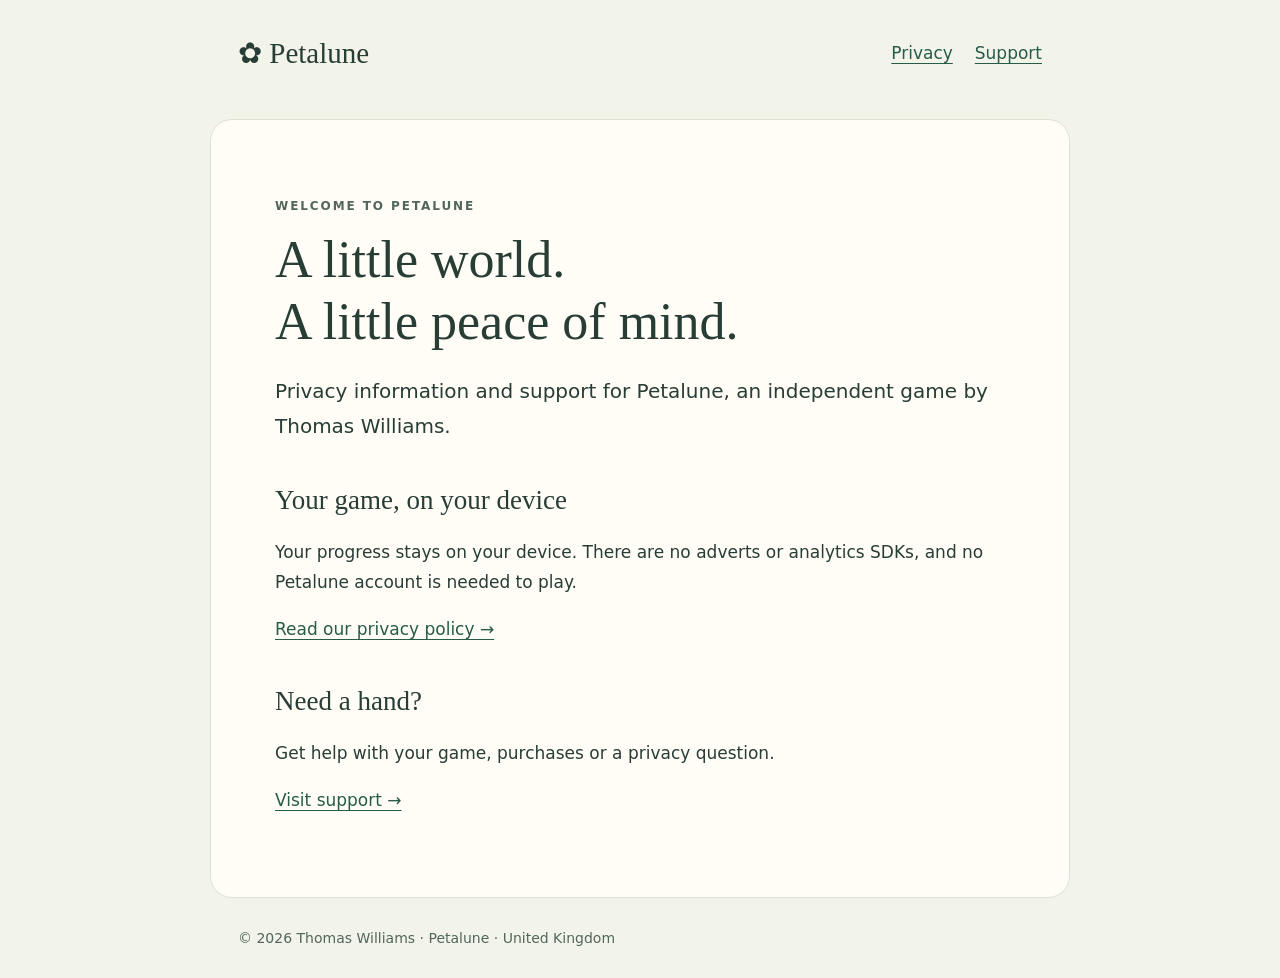
<file: index.html>
<!doctype html>
<html lang="en-GB"><head><meta charset="utf-8"><meta name="viewport" content="width=device-width,initial-scale=1"><meta name="description" content="Petalune — privacy & support. Official information from independent developer Thomas Williams."><meta name="referrer" content="no-referrer"><title>Privacy & support · Petalune</title><link rel="stylesheet" href="./styles.css"></head><body><a class="skip" href="#main">Skip to content</a><header><a class="brand" href="./">✿ Petalune</a><nav aria-label="Main navigation"><a href="./privacy/">Privacy</a><a href="./support/">Support</a></nav></header><main id="main"><p class="eyebrow">Welcome to Petalune</p><h1>A little world.<br>A little peace of mind.</h1><p class="intro">Privacy information and support for Petalune, an independent game by Thomas Williams.</p><h2>Your game, on your device</h2><p>Your progress stays on your device. There are no adverts or analytics SDKs, and no Petalune account is needed to play.</p><p><a href="privacy/">Read our privacy policy →</a></p><h2>Need a hand?</h2><p>Get help with your game, purchases or a privacy question.</p><p><a href="support/">Visit support →</a></p></main><footer>© 2026 Thomas Williams · Petalune · United Kingdom</footer></body></html>
</file>
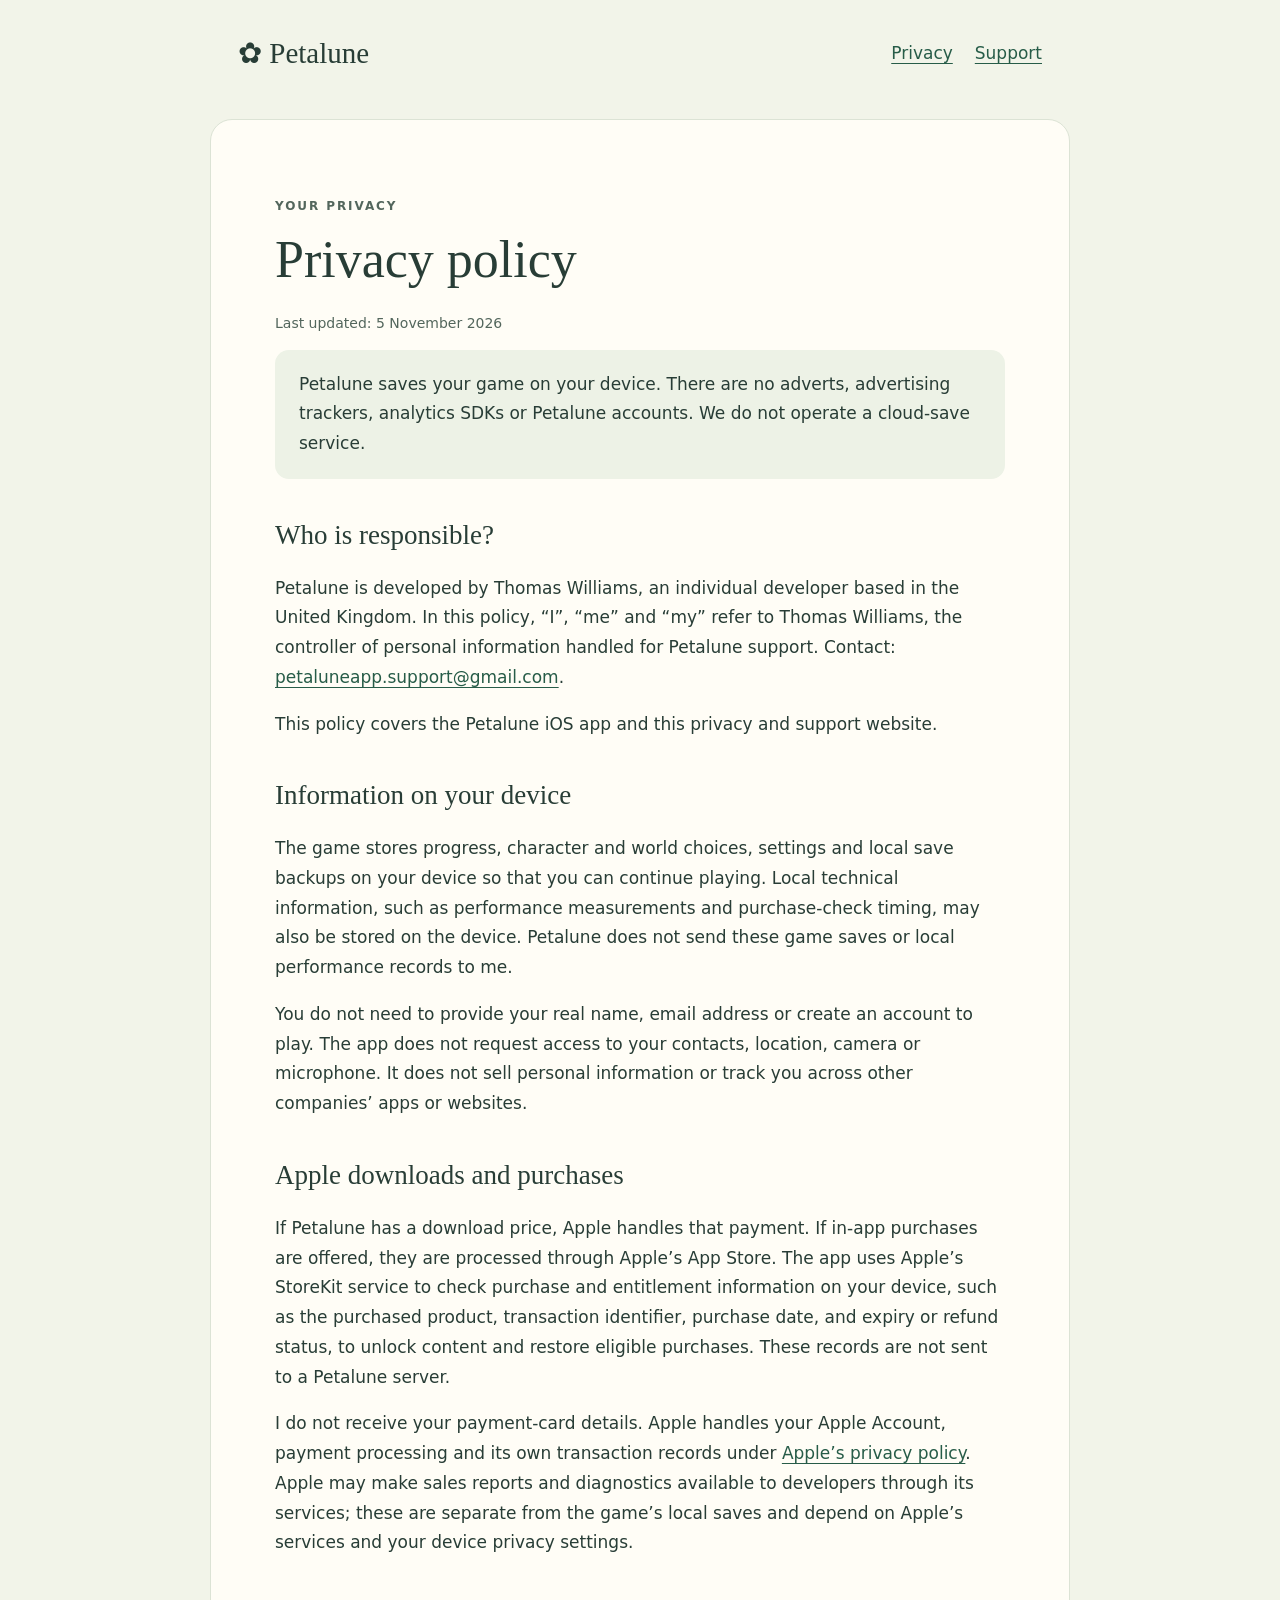
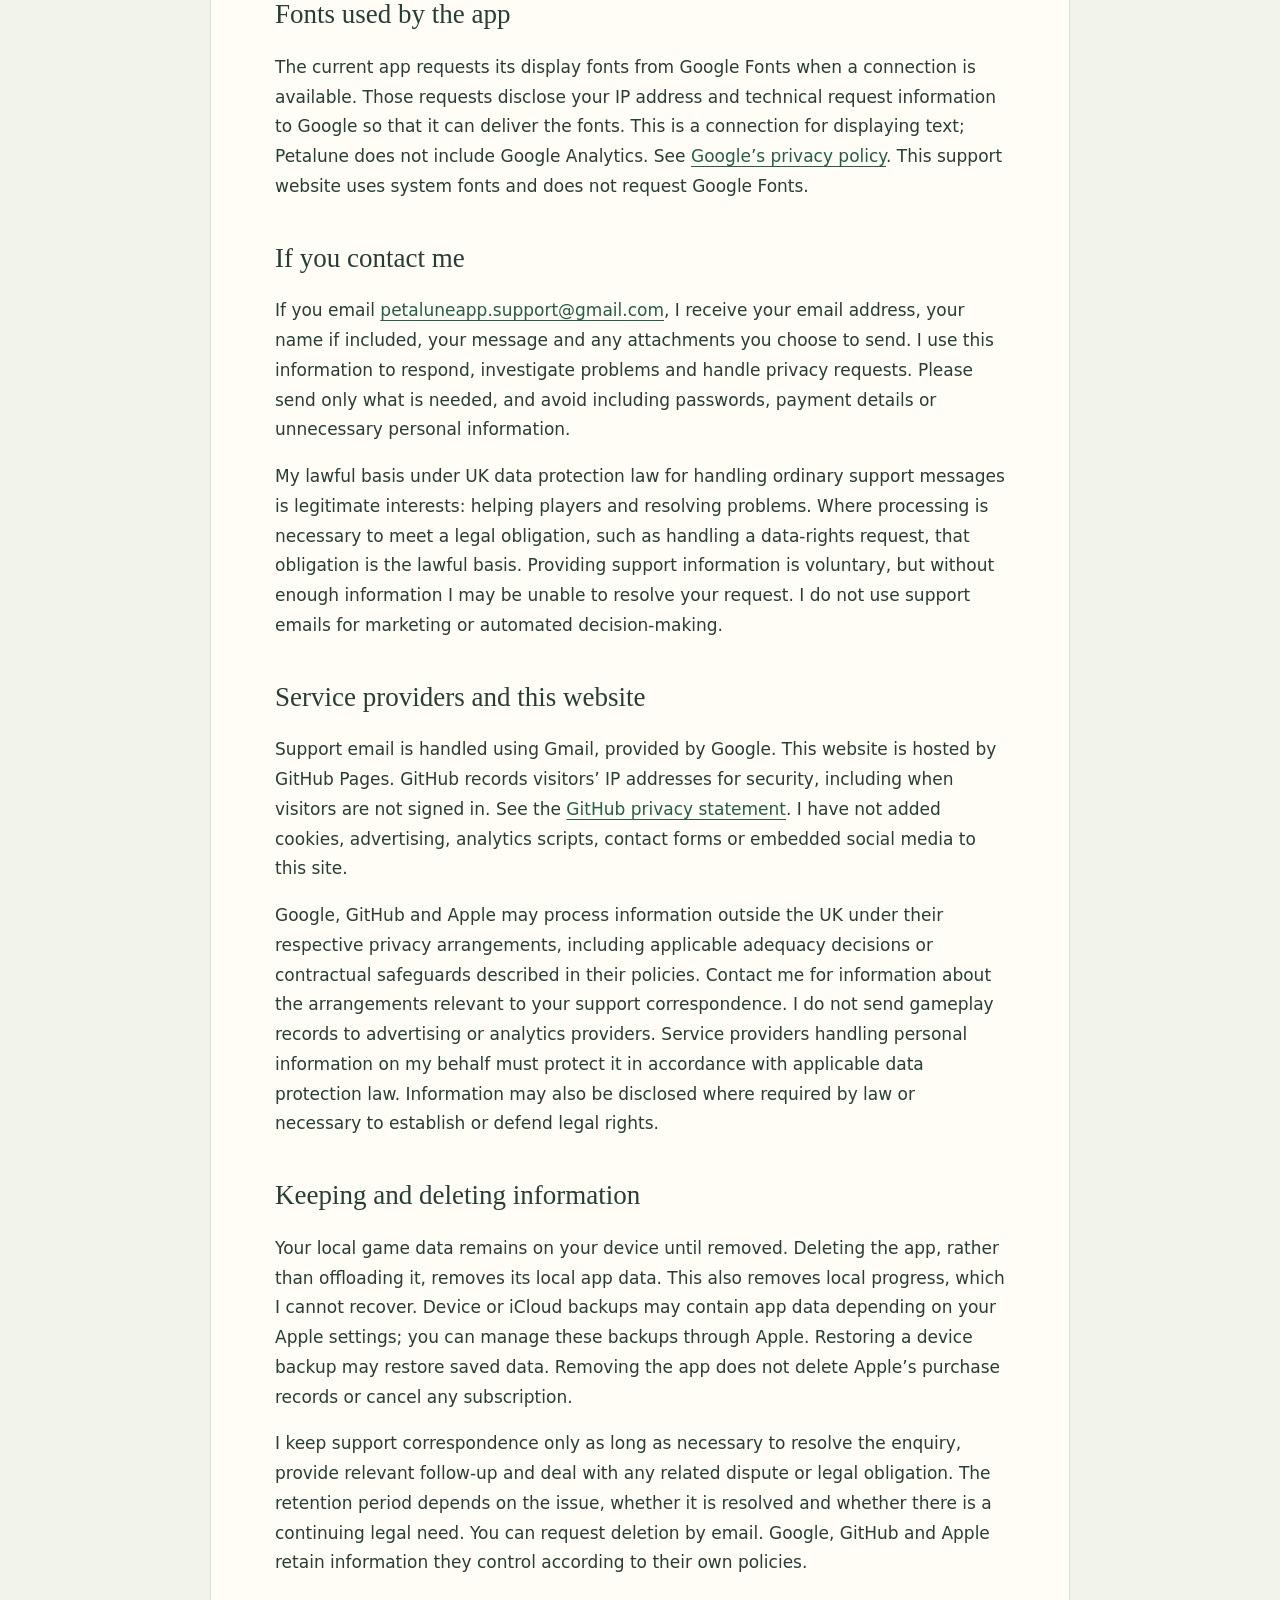
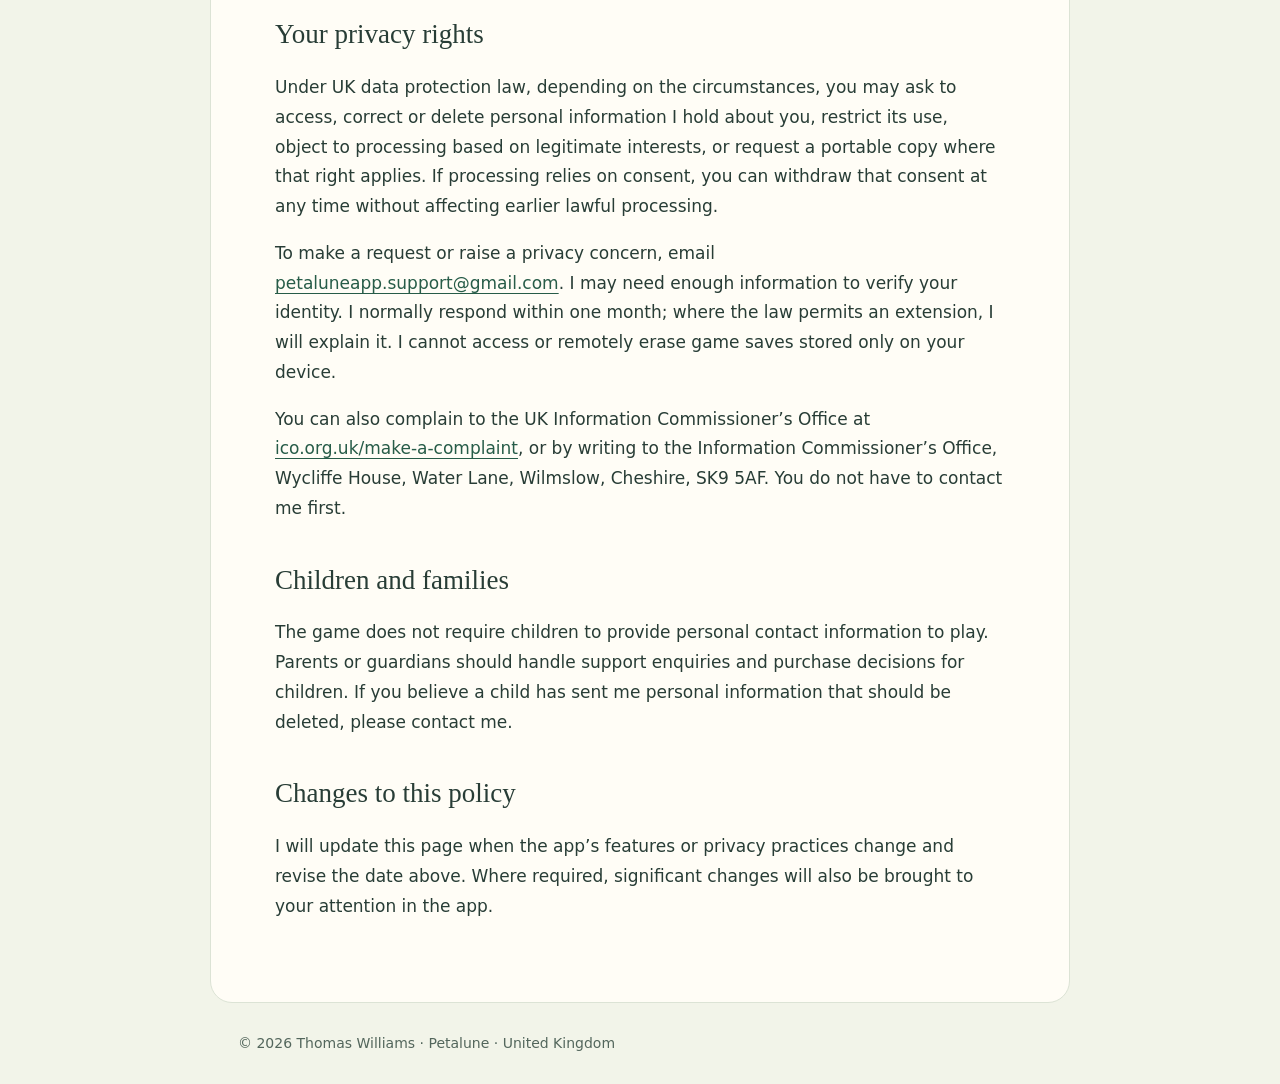
<file: privacy/index.html>
<!doctype html>
<html lang="en-GB"><head><meta charset="utf-8"><meta name="viewport" content="width=device-width,initial-scale=1"><meta name="description" content="Petalune — privacy policy. Official information from independent developer Thomas Williams."><meta name="referrer" content="no-referrer"><title>Privacy policy · Petalune</title><link rel="stylesheet" href="../styles.css"></head><body><a class="skip" href="#main">Skip to content</a><header><a class="brand" href="../">✿ Petalune</a><nav aria-label="Main navigation"><a href="../privacy/">Privacy</a><a href="../support/">Support</a></nav></header><main id="main"><p class="eyebrow">Your privacy</p><h1>Privacy policy</h1><p class="meta">Last updated: 5 November 2026</p>
<div class="summary">Petalune saves your game on your device. There are no adverts, advertising trackers, analytics SDKs or Petalune accounts. We do not operate a cloud-save service.</div>
<h2>Who is responsible?</h2><p>Petalune is developed by Thomas Williams, an individual developer based in the United Kingdom. In this policy, “I”, “me” and “my” refer to Thomas Williams, the controller of personal information handled for Petalune support. Contact: <a href="mailto:petaluneapp.support@gmail.com">petaluneapp.support@gmail.com</a>.</p><p>This policy covers the Petalune iOS app and this privacy and support website.</p>
<h2>Information on your device</h2><p>The game stores progress, character and world choices, settings and local save backups on your device so that you can continue playing. Local technical information, such as performance measurements and purchase-check timing, may also be stored on the device. Petalune does not send these game saves or local performance records to me.</p><p>You do not need to provide your real name, email address or create an account to play. The app does not request access to your contacts, location, camera or microphone. It does not sell personal information or track you across other companies’ apps or websites.</p>
<h2>Apple downloads and purchases</h2><p>If Petalune has a download price, Apple handles that payment. If in-app purchases are offered, they are processed through Apple’s App Store. The app uses Apple’s StoreKit service to check purchase and entitlement information on your device, such as the purchased product, transaction identifier, purchase date, and expiry or refund status, to unlock content and restore eligible purchases. These records are not sent to a Petalune server.</p><p>I do not receive your payment-card details. Apple handles your Apple Account, payment processing and its own transaction records under <a href="https://www.apple.com/legal/privacy/">Apple’s privacy policy</a>. Apple may make sales reports and diagnostics available to developers through its services; these are separate from the game’s local saves and depend on Apple’s services and your device privacy settings.</p>
<h2>Fonts used by the app</h2><p>The current app requests its display fonts from Google Fonts when a connection is available. Those requests disclose your IP address and technical request information to Google so that it can deliver the fonts. This is a connection for displaying text; Petalune does not include Google Analytics. See <a href="https://policies.google.com/privacy">Google’s privacy policy</a>. This support website uses system fonts and does not request Google Fonts.</p>
<h2>If you contact me</h2><p>If you email <a href="mailto:petaluneapp.support@gmail.com">petaluneapp.support@gmail.com</a>, I receive your email address, your name if included, your message and any attachments you choose to send. I use this information to respond, investigate problems and handle privacy requests. Please send only what is needed, and avoid including passwords, payment details or unnecessary personal information.</p><p>My lawful basis under UK data protection law for handling ordinary support messages is legitimate interests: helping players and resolving problems. Where processing is necessary to meet a legal obligation, such as handling a data-rights request, that obligation is the lawful basis. Providing support information is voluntary, but without enough information I may be unable to resolve your request. I do not use support emails for marketing or automated decision-making.</p>
<h2>Service providers and this website</h2><p>Support email is handled using Gmail, provided by Google. This website is hosted by GitHub Pages. GitHub records visitors’ IP addresses for security, including when visitors are not signed in. See the <a href="https://docs.github.com/en/site-policy/privacy-policies/github-general-privacy-statement">GitHub privacy statement</a>. I have not added cookies, advertising, analytics scripts, contact forms or embedded social media to this site.</p><p>Google, GitHub and Apple may process information outside the UK under their respective privacy arrangements, including applicable adequacy decisions or contractual safeguards described in their policies. Contact me for information about the arrangements relevant to your support correspondence. I do not send gameplay records to advertising or analytics providers. Service providers handling personal information on my behalf must protect it in accordance with applicable data protection law. Information may also be disclosed where required by law or necessary to establish or defend legal rights.</p>
<h2>Keeping and deleting information</h2><p>Your local game data remains on your device until removed. Deleting the app, rather than offloading it, removes its local app data. This also removes local progress, which I cannot recover. Device or iCloud backups may contain app data depending on your Apple settings; you can manage these backups through Apple. Restoring a device backup may restore saved data. Removing the app does not delete Apple’s purchase records or cancel any subscription.</p><p>I keep support correspondence only as long as necessary to resolve the enquiry, provide relevant follow-up and deal with any related dispute or legal obligation. The retention period depends on the issue, whether it is resolved and whether there is a continuing legal need. You can request deletion by email. Google, GitHub and Apple retain information they control according to their own policies.</p>
<h2>Your privacy rights</h2><p>Under UK data protection law, depending on the circumstances, you may ask to access, correct or delete personal information I hold about you, restrict its use, object to processing based on legitimate interests, or request a portable copy where that right applies. If processing relies on consent, you can withdraw that consent at any time without affecting earlier lawful processing.</p><p>To make a request or raise a privacy concern, email <a href="mailto:petaluneapp.support@gmail.com">petaluneapp.support@gmail.com</a>. I may need enough information to verify your identity. I normally respond within one month; where the law permits an extension, I will explain it. I cannot access or remotely erase game saves stored only on your device.</p><p>You can also complain to the UK Information Commissioner’s Office at <a href="https://ico.org.uk/make-a-complaint/">ico.org.uk/make-a-complaint</a>, or by writing to the Information Commissioner’s Office, Wycliffe House, Water Lane, Wilmslow, Cheshire, SK9 5AF. You do not have to contact me first.</p>
<h2>Children and families</h2><p>The game does not require children to provide personal contact information to play. Parents or guardians should handle support enquiries and purchase decisions for children. If you believe a child has sent me personal information that should be deleted, please contact me.</p>
<h2>Changes to this policy</h2><p>I will update this page when the app’s features or privacy practices change and revise the date above. Where required, significant changes will also be brought to your attention in the app.</p></main><footer>© 2026 Thomas Williams · Petalune · United Kingdom</footer></body></html>
</file>
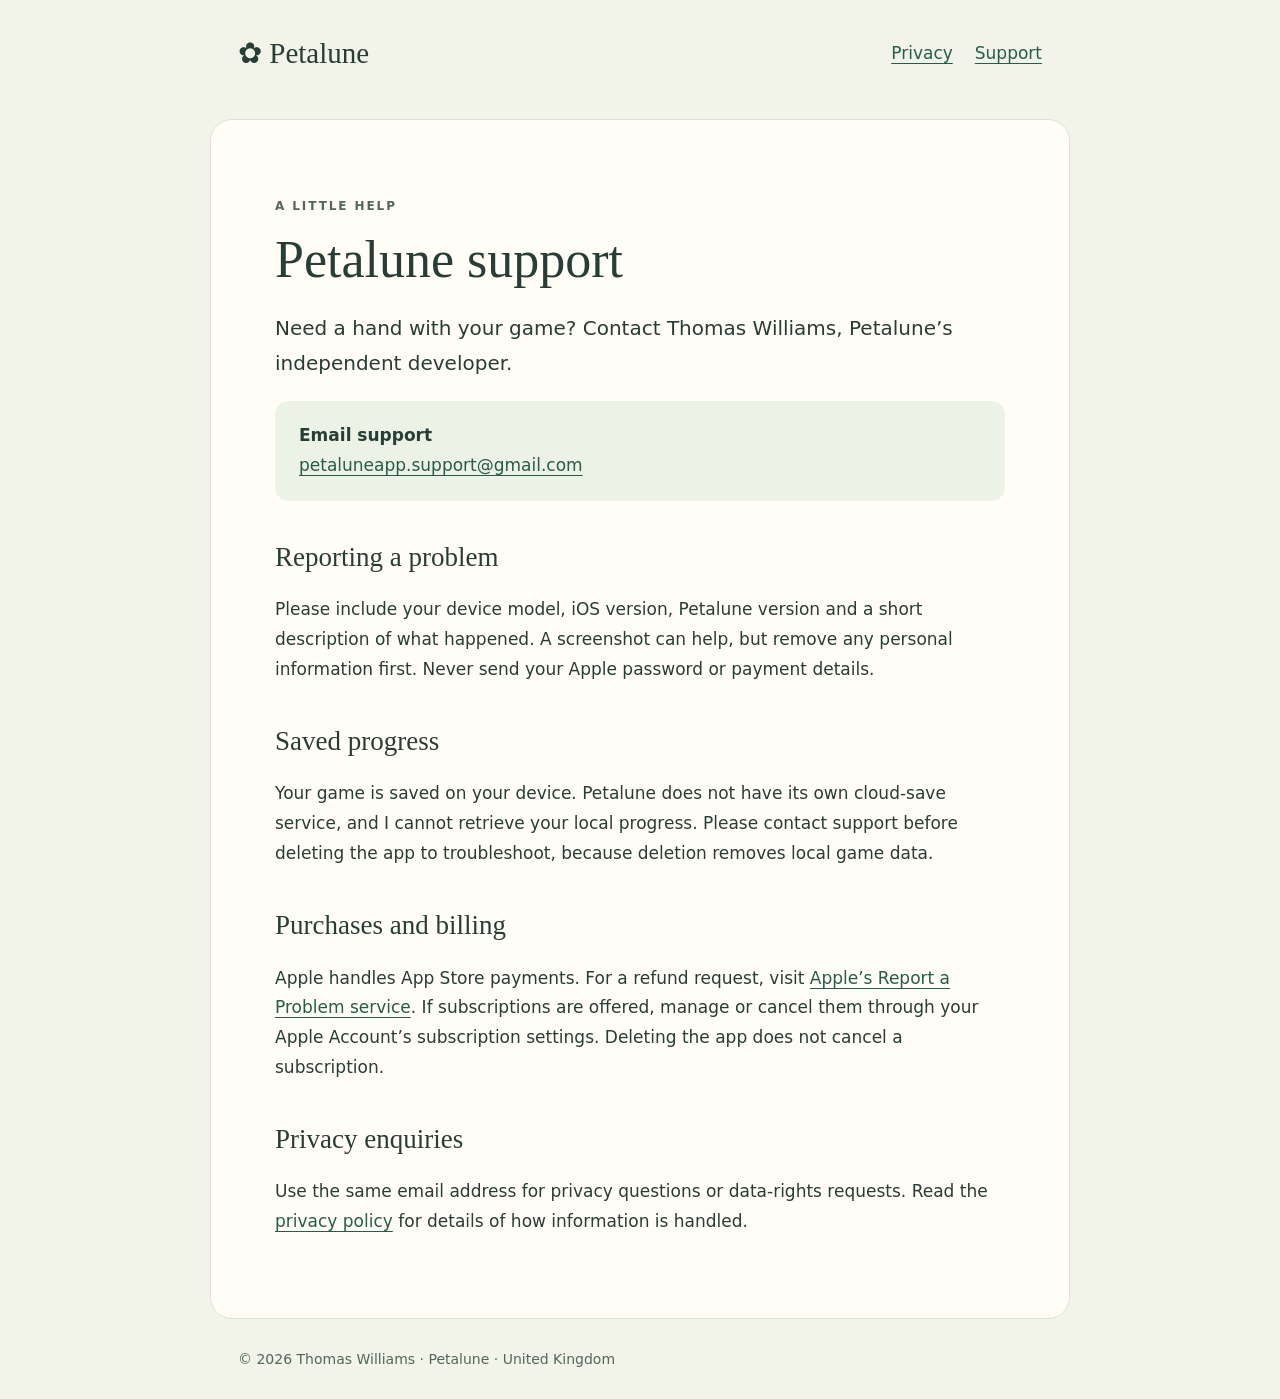
<file: support/index.html>
<!doctype html>
<html lang="en-GB"><head><meta charset="utf-8"><meta name="viewport" content="width=device-width,initial-scale=1"><meta name="description" content="Petalune — support. Official information from independent developer Thomas Williams."><meta name="referrer" content="no-referrer"><title>Support · Petalune</title><link rel="stylesheet" href="../styles.css"></head><body><a class="skip" href="#main">Skip to content</a><header><a class="brand" href="../">✿ Petalune</a><nav aria-label="Main navigation"><a href="../privacy/">Privacy</a><a href="../support/">Support</a></nav></header><main id="main"><p class="eyebrow">A little help</p><h1>Petalune support</h1><p class="intro">Need a hand with your game? Contact Thomas Williams, Petalune’s independent developer.</p><div class="summary"><strong>Email support</strong><br><a href="mailto:petaluneapp.support@gmail.com">petaluneapp.support@gmail.com</a></div><h2>Reporting a problem</h2><p>Please include your device model, iOS version, Petalune version and a short description of what happened. A screenshot can help, but remove any personal information first. Never send your Apple password or payment details.</p><h2>Saved progress</h2><p>Your game is saved on your device. Petalune does not have its own cloud-save service, and I cannot retrieve your local progress. Please contact support before deleting the app to troubleshoot, because deletion removes local game data.</p><h2>Purchases and billing</h2><p>Apple handles App Store payments. For a refund request, visit <a href="https://reportaproblem.apple.com/">Apple’s Report a Problem service</a>. If subscriptions are offered, manage or cancel them through your Apple Account’s subscription settings. Deleting the app does not cancel a subscription.</p><h2>Privacy enquiries</h2><p>Use the same email address for privacy questions or data-rights requests. Read the <a href="../privacy/">privacy policy</a> for details of how information is handled.</p></main><footer>© 2026 Thomas Williams · Petalune · United Kingdom</footer></body></html>
</file>
<file: styles.css>
:root{color-scheme:light;--ink:#283d36;--muted:#53665c;--paper:#fffdf6;--line:#dce3d5;--green:#275c48}*{box-sizing:border-box}body{margin:0;background:#f2f4e9;color:var(--ink);font:17px/1.75 system-ui,-apple-system,BlinkMacSystemFont,"Segoe UI",sans-serif}header,main,footer{max-width:860px;margin:auto;padding:28px}header{display:flex;align-items:center;justify-content:space-between;gap:24px}.brand{font-family:Georgia,serif;font-size:29px;text-decoration:none;color:var(--ink)}nav{display:flex;gap:22px}a{color:var(--green);text-underline-offset:4px}a:hover{text-decoration-thickness:2px}a:focus-visible{outline:3px solid #8c4895;outline-offset:5px}main{background:var(--paper);border:1px solid var(--line);border-radius:22px;padding:clamp(24px,6vw,64px);margin-top:12px;margin-bottom:28px}h1,h2{font-family:Georgia,serif;line-height:1.2;font-weight:400}h1{font-size:clamp(36px,6vw,52px);margin:12px 0 20px}h2{font-size:27px;margin-top:40px}.eyebrow{font-size:12px;letter-spacing:.16em;text-transform:uppercase;font-weight:700;color:var(--muted)}.intro{font-size:20px}.summary{padding:20px 24px;background:#edf2e6;border-radius:14px}.meta,footer{color:var(--muted);font-size:14px}footer{padding-top:0}.skip{position:absolute;left:16px;top:-100px;background:white;padding:10px}.skip:focus{top:10px}li{margin:9px 0}@media(max-width:520px){header{align-items:flex-start;flex-direction:column;gap:8px;padding:22px}main{border-radius:0;margin-top:0;border-left:0;border-right:0}nav{font-size:15px}}@media print{body,main{background:white}header,nav,.skip{display:none}main{border:0;padding:0}a{color:inherit}}
</file>
